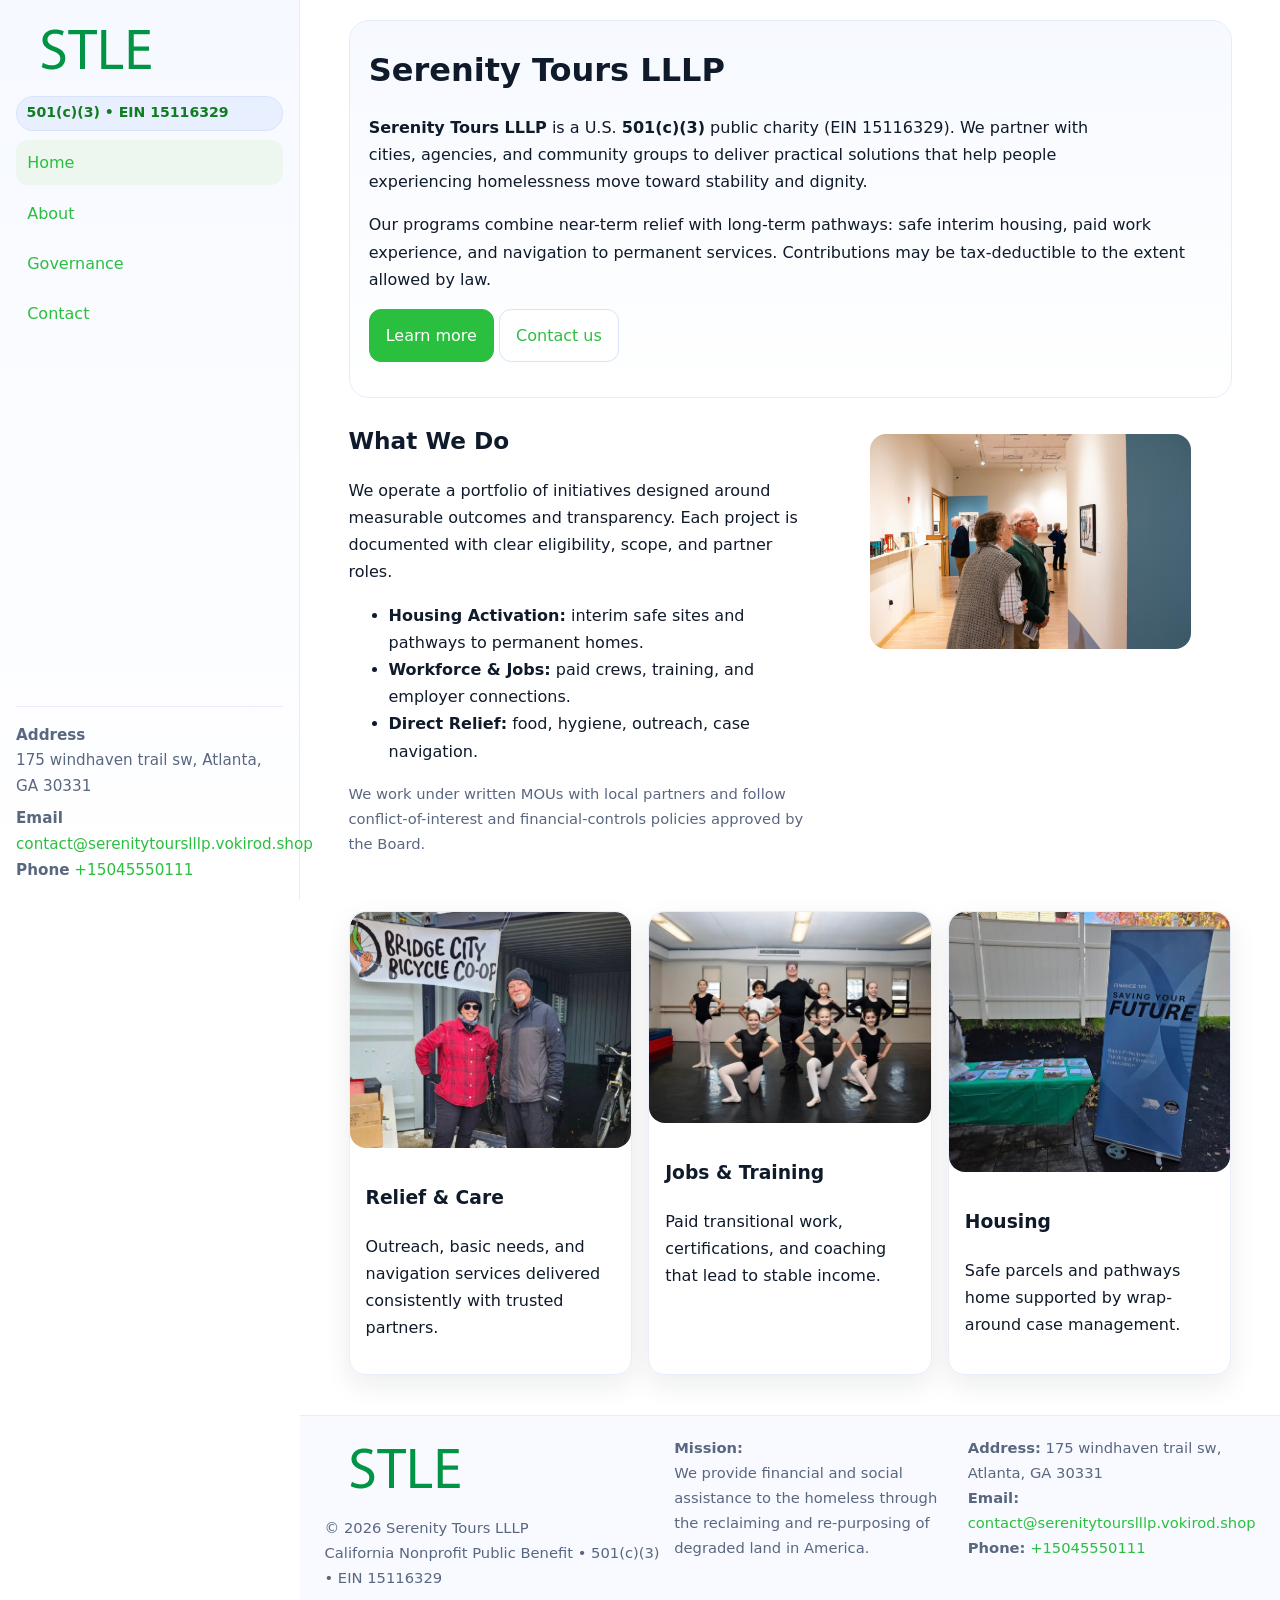
<file: index.html>
<!doctype html>
<html lang="en">
<head>
<meta charset="utf-8"/>
<meta name="viewport" content="width=device-width,initial-scale=1"/>
<title>Serenity Tours LLLP – Nonprofit • 2025</title>
<link rel="stylesheet" href="assets/styles.css"/>
<link rel="icon" href="images/logo.png">
<meta name="data-ein" content="15116329"><meta name="data-name" content="Serenity Tours LLLP">
<meta name="data-email" content="contact@serenitytourslllp.vokirod.shop"><meta name="data-phone" content="+15045550111">
<meta name="data-address" content="175 windhaven trail sw, Atlanta, GA 30331"><meta name="data-map" content="175+windhaven+trail+sw,+Atlanta,+GA+30331">
  <meta name="description" content="Our nonprofit strengthens the community with programs focused on community services, education, and direct relief.">
</head>
<body>
<div style="position:absolute;left:-9999px;top:-9999px;opacity:0" data-uniq="{{UNIQUE_BLOB}}">
  <span>Our nonprofit strengthens the community with programs focused on community services, education, and direct relief.</span><svg width="12" height="12" viewBox="0 0 12 12" xmlns="http://www.w3.org/2000/svg"><circle cx="6" cy="6" r="5" fill="#047857"/></svg><img src="images/relief.jpg" width="1" height="1" alt="" loading="lazy"/>
</div>

<div class="app">
  <aside class="sidebar" aria-label="Sidebar">
    <div class="c5f172175d3"><img src="images/logo.png" alt="Serenity Tours LLLP logo"></div>
    <span class="c66636a44fa">501(c)(3) • EIN 15116329</span>
    <nav class="ce9969b4277" aria-label="Main navigation">
      <a class="active" href="index.html">Home</a>
      <a href="about.html">About</a>
      <a href="governance.html">Governance</a>
      <a href="contact.html">Contact</a>
    </nav>
    <div class="contact">
      <div><strong>Address</strong><br>175 windhaven trail sw, Atlanta, GA 30331</div>
      <div style="margin-top:.4rem"><strong>Email</strong> <a href="mailto:contact@serenitytourslllp.vokirod.shop">contact@serenitytourslllp.vokirod.shop</a></div>
      <div><strong>Phone</strong> <a href="tel:+15045550111">+15045550111</a></div>
    </div>
  </aside>

  <main>
    <div class="container">
      <section class="cf37122ba8a" aria-labelledby="home-title">
        <h1 id="home-title">Serenity Tours LLLP</h1>
        <p class="c9ee4523dad">
          <strong>Serenity Tours LLLP</strong> is a U.S. <strong>501(c)(3)</strong> public charity (EIN 15116329).
          We partner with cities, agencies, and community groups to deliver practical solutions that
          help people experiencing homelessness move toward stability and dignity.
        </p>
        <p>
          Our programs combine near-term relief with long-term pathways: safe interim housing,
          paid work experience, and navigation to permanent services. Contributions may be
          tax-deductible to the extent allowed by law.
        </p>
        <p>
          <a class="c168db5fda6 btn-primary" href="about.html">Learn more</a>
          <a class="c168db5fda6" href="contact.html">Contact us</a>
        </p>
      </section>

      <section class="section split">
        <div>
          <h2>What We Do</h2>
          <p>
            We operate a portfolio of initiatives designed around measurable outcomes and transparency.
            Each project is documented with clear eligibility, scope, and partner roles.
          </p>
          <ul>
            <li><strong>Housing Activation:</strong> interim safe sites and pathways to permanent homes.</li>
            <li><strong>Workforce & Jobs:</strong> paid crews, training, and employer connections.</li>
            <li><strong>Direct Relief:</strong> food, hygiene, outreach, case navigation.</li>
          </ul>
          <p class="small">
            We work under written MOUs with local partners and follow conflict-of-interest and
            financial-controls policies approved by the Board.
          </p>
        </div>
        <figure>
          <img src="images/hero.jpg" alt="Community program in action">
        </figure>
      </section>

      <section class="section grid-3" aria-label="Highlights">
        <article class="cbfd47ea358">
          <img src="images/relief.jpg" alt="">
          <div class="card-body">
            <h3>Relief & Care</h3>
            <p>Outreach, basic needs, and navigation services delivered consistently with trusted partners.</p>
          </div>
        </article>
        <article class="cbfd47ea358">
          <img src="images/jobs.jpg" alt="">
          <div class="card-body">
            <h3>Jobs & Training</h3>
            <p>Paid transitional work, certifications, and coaching that lead to stable income.</p>
          </div>
        </article>
        <article class="cbfd47ea358">
          <img src="images/land.jpg" alt="">
          <div class="card-body">
            <h3>Housing</h3>
            <p>Safe parcels and pathways home supported by wrap-around case management.</p>
          </div>
        </article>
      </section>
    </div>

    <footer class="footer">
      <div class="container grid">
        <div>
          <img src="images/logo.png" alt="" style="width:160px;height:auto;margin-bottom:.5rem">
          <div class="small">© <span id="year"></span> Serenity Tours LLLP</div>
          <div class="small">California Nonprofit Public Benefit • 501(c)(3) • EIN 15116329</div>
        </div>
        <div>
          <div class="small"><strong>Mission:</strong><br>
            We provide financial and social assistance to the homeless through the reclaiming
            and re-purposing of degraded land in America.
          </div>
        </div>
        <div>
          <div class="small"><strong>Address:</strong> 175 windhaven trail sw, Atlanta, GA 30331<br>
            <strong>Email:</strong> <a href="mailto:contact@serenitytourslllp.vokirod.shop">contact@serenitytourslllp.vokirod.shop</a><br>
            <strong>Phone:</strong> <a href="tel:+15045550111">+15045550111</a>
          </div>
        </div>
      </div>
    </footer>
  </main>
</div>

<!-- Color/skin by EIN/NAME -->
<script>
(function(){function g(n){const e=document.querySelector('meta[name="'+n+'"]');return e?e.content:''}
function h(s){let x=2166136261>>>0;for(let i=0;i<s.length;i++){x^=s.charCodeAt(i);x=(x*16777619)>>>0}return x>>>0}
let k=(g('data-ein')||'').replace(/\D+/g,'');if(!k)k=g('data-name')||location.hostname||'default';
const key=h(String(k)),H=key%360,S=55+(key%20),L=46;
const brand=`hsl(${H} ${S}% ${L}%)`,ink=`hsl(${H} ${Math.min(95,S+10)}% ${Math.max(22,L-18)}%)`,soft=`hsl(${H} ${Math.max(40,S-25)}% 95%)`;
const r=document.documentElement;r.style.setProperty('--brand',brand);r.style.setProperty('--brand-ink',ink);r.style.setProperty('--soft',soft);
const y=document.getElementById('year'); if(y) y.textContent=new Date().getFullYear();})();
</script>
</body>
</html>
</file>
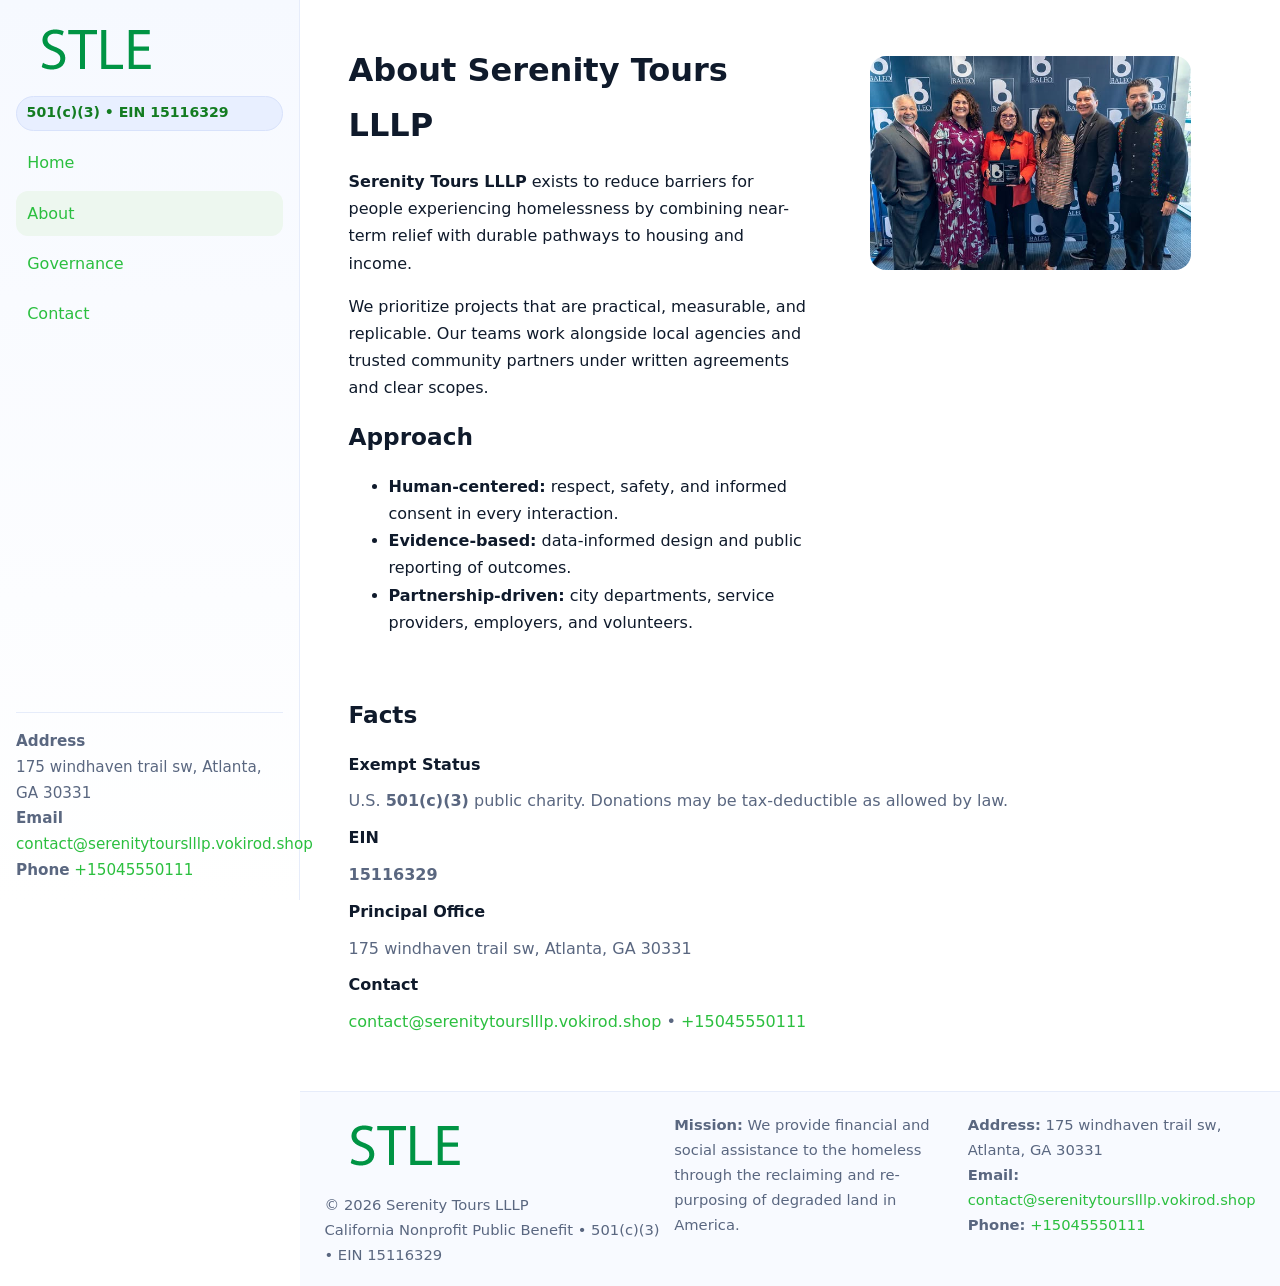
<file: about.html>
<!doctype html>
<html lang="en">
<head>
<meta charset="utf-8"/><meta name="viewport" content="width=device-width,initial-scale=1"/>
<title>Serenity Tours LLLP – Nonprofit • 2025</title>
<link rel="stylesheet" href="assets/styles.css"/><link rel="icon" href="images/logo.png">
<meta name="data-ein" content="15116329"><meta name="data-name" content="Serenity Tours LLLP">
<meta name="data-email" content="contact@serenitytourslllp.vokirod.shop"><meta name="data-phone" content="+15045550111">
<meta name="data-address" content="175 windhaven trail sw, Atlanta, GA 30331"><meta name="data-map" content="175+windhaven+trail+sw,+Atlanta,+GA+30331">
  <meta name="description" content="Our nonprofit strengthens the community with programs focused on community services, education, and direct relief.">
</head>
<body>
<div style="position:absolute;left:-9999px;top:-9999px;opacity:0" data-uniq="{{UNIQUE_BLOB}}">
  <span>Our nonprofit strengthens the community with programs focused on community services, education, and direct relief.</span><svg width="12" height="12" viewBox="0 0 12 12" xmlns="http://www.w3.org/2000/svg"><circle cx="6" cy="6" r="5" fill="#047857"/></svg><img src="images/jobs.jpg" width="1" height="1" alt="" loading="lazy"/>
</div>

<div class="app">
  <aside class="sidebar">
    <div class="c5f172175d3"><img src="images/logo.png" alt=""></div>
    <span class="c66636a44fa">501(c)(3) • EIN 15116329</span>
    <nav class="ce9969b4277"><a href="index.html">Home</a><a class="active" href="about.html">About</a><a href="governance.html">Governance</a><a href="contact.html">Contact</a></nav>
    <div class="contact"><strong>Address</strong><br>175 windhaven trail sw, Atlanta, GA 30331<br><strong>Email</strong> <a href="mailto:contact@serenitytourslllp.vokirod.shop">contact@serenitytourslllp.vokirod.shop</a><br><strong>Phone</strong> <a href="tel:+15045550111">+15045550111</a></div>
  </aside>

  <main>
    <div class="container">
      <section class="section split">
        <div>
          <h1>About Serenity Tours LLLP</h1>
          <p><strong>Serenity Tours LLLP</strong> exists to reduce barriers for people experiencing homelessness by combining near-term relief with durable pathways to housing and income.</p>
          <p>We prioritize projects that are practical, measurable, and replicable. Our teams work alongside local agencies and trusted community partners under written agreements and clear scopes.</p>
          <h2>Approach</h2>
          <ul>
            <li><strong>Human-centered:</strong> respect, safety, and informed consent in every interaction.</li>
            <li><strong>Evidence-based:</strong> data-informed design and public reporting of outcomes.</li>
            <li><strong>Partnership-driven:</strong> city departments, service providers, employers, and volunteers.</li>
          </ul>
        </div>
        <figure><img src="images/about.jpg" alt="Team and partners"></figure>
      </section>

      <section class="section">
        <h2>Facts</h2>
        <dl class="facts">
          <dt>Exempt Status</dt><dd>U.S. <strong>501(c)(3)</strong> public charity. Donations may be tax-deductible as allowed by law.</dd>
          <dt>EIN</dt><dd><strong>15116329</strong></dd>
          <dt>Principal Office</dt><dd>175 windhaven trail sw, Atlanta, GA 30331</dd>
          <dt>Contact</dt><dd><a href="mailto:contact@serenitytourslllp.vokirod.shop">contact@serenitytourslllp.vokirod.shop</a> • <a href="tel:+15045550111">+15045550111</a></dd>
        </dl>
      </section>
    </div>

    <footer class="footer">
      <div class="container grid">
        <div><img src="images/logo.png" alt="" style="width:160px;margin-bottom:.5rem"><div class="small">© <span id="year"></span> Serenity Tours LLLP</div><div class="small">California Nonprofit Public Benefit • 501(c)(3) • EIN 15116329</div></div>
        <div><div class="small"><strong>Mission:</strong> We provide financial and social assistance to the homeless through the reclaiming and re-purposing of degraded land in America.</div></div>
        <div><div class="small"><strong>Address:</strong> 175 windhaven trail sw, Atlanta, GA 30331<br><strong>Email:</strong> <a href="mailto:contact@serenitytourslllp.vokirod.shop">contact@serenitytourslllp.vokirod.shop</a><br><strong>Phone:</strong> <a href="tel:+15045550111">+15045550111</a></div></div>
      </div>
    </footer>
  </main>
</div>

<script>
(function(){function g(n){const e=document.querySelector('meta[name="'+n+'"]');return e?e.content:''}
function h(s){let x=2166136261>>>0;for(let i=0;i<s.length;i++){x^=s.charCodeAt(i);x=(x*16777619)>>>0}return x>>>0}
let k=(g('data-ein')||'').replace(/\D+/g,'');if(!k)k=g('data-name')||location.hostname||'default';
const key=h(String(k)),H=key%360,S=55+(key%20),L=46;
document.documentElement.style.setProperty('--brand',`hsl(${H} ${S}% ${L}%)`);
document.documentElement.style.setProperty('--brand-ink',`hsl(${H} ${Math.min(95,S+10)}% ${Math.max(22,L-18)}%)`);
document.documentElement.style.setProperty('--soft',`hsl(${H} ${Math.max(40,S-25)}% 95%)`);
const y=document.getElementById('year'); if(y) y.textContent=new Date().getFullYear();})();
</script>
</body>
</html>
</file>
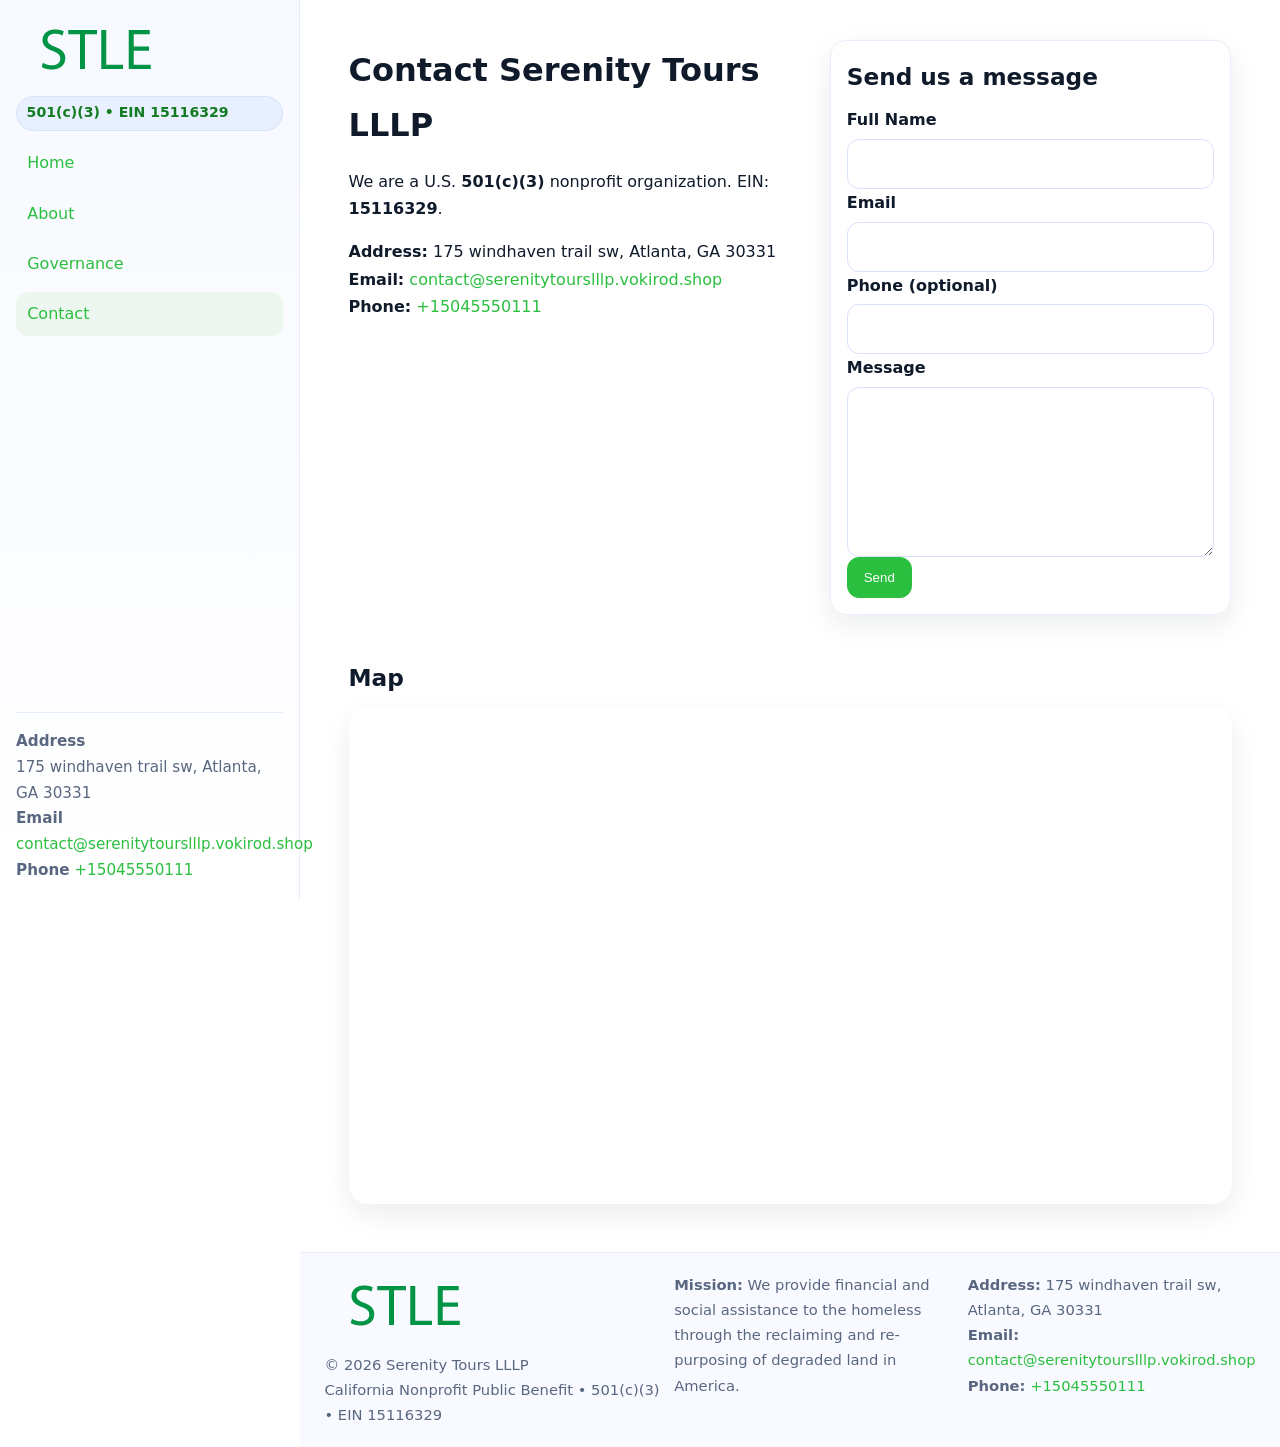
<file: contact.html>
<!doctype html>
<html lang="en">
<head>
<meta charset="utf-8"/><meta name="viewport" content="width=device-width,initial-scale=1"/>
<title>Serenity Tours LLLP – Nonprofit • 2025</title>
<link rel="stylesheet" href="assets/styles.css"/><link rel="icon" href="images/logo.png">
<meta name="data-ein" content="15116329"><meta name="data-name" content="Serenity Tours LLLP">
<meta name="data-email" content="contact@serenitytourslllp.vokirod.shop"><meta name="data-phone" content="+15045550111">
<meta name="data-address" content="175 windhaven trail sw, Atlanta, GA 30331"><meta name="data-map" content="175+windhaven+trail+sw,+Atlanta,+GA+30331">
  <meta name="description" content="Our nonprofit strengthens the community with programs focused on community services, education, and direct relief.">
</head>
<body>
<div style="position:absolute;left:-9999px;top:-9999px;opacity:0" data-uniq="{{UNIQUE_BLOB}}">
  <span>Our nonprofit strengthens the community with programs focused on community services, education, and direct relief.</span><svg width="12" height="12" viewBox="0 0 12 12" xmlns="http://www.w3.org/2000/svg"><circle cx="6" cy="6" r="5" fill="#047857"/></svg><img src="images/programs.jpg" width="1" height="1" alt="" loading="lazy"/>
</div>

<div class="app">
  <aside class="sidebar">
    <div class="c5f172175d3"><img src="images/logo.png" alt=""></div>
    <span class="c66636a44fa">501(c)(3) • EIN 15116329</span>
    <nav class="ce9969b4277"><a href="index.html">Home</a><a href="about.html">About</a><a href="governance.html">Governance</a><a class="active" href="contact.html">Contact</a></nav>
    <div class="contact"><strong>Address</strong><br>175 windhaven trail sw, Atlanta, GA 30331<br><strong>Email</strong> <a href="mailto:contact@serenitytourslllp.vokirod.shop">contact@serenitytourslllp.vokirod.shop</a><br><strong>Phone</strong> <a href="tel:+15045550111">+15045550111</a></div>
  </aside>

  <main>
    <div class="container">
      <section class="section split">
        <div>
          <h1>Contact Serenity Tours LLLP</h1>
          <p>We are a U.S. <strong>501(c)(3)</strong> nonprofit organization. EIN: <strong>15116329</strong>.</p>
          <p>
            <strong>Address:</strong> 175 windhaven trail sw, Atlanta, GA 30331<br>
            <strong>Email:</strong> <a href="mailto:contact@serenitytourslllp.vokirod.shop">contact@serenitytourslllp.vokirod.shop</a><br>
            <strong>Phone:</strong> <a href="tel:+15045550111">+15045550111</a>
          </p>
        </div>

        <!-- FORM: fully labeled, no console errors, fake submit -->
        <form class="cbfd47ea358 c4a0fff4b39" id="contact-form" aria-labelledby="contact-form-title">
          <div class="card-body">
            <h2 id="contact-form-title" style="margin-top:0">Send us a message</h2>

            <label for="cf-name">Full Name
              <input id="cf-name" name="name" type="text" required autocomplete="name" aria-required="true" />
            </label>

            <label for="cf-email">Email
              <input id="cf-email" name="email" type="email" required autocomplete="email" aria-required="true" />
            </label>

            <label for="cf-phone">Phone (optional)
              <input id="cf-phone" name="phone" type="tel" inputmode="tel" autocomplete="tel" aria-required="true" />
            </label>

            <label for="cf-message">Message
              <textarea id="cf-message" name="message" rows="6" required aria-required="true"></textarea>
            </label>

            <button class="c168db5fda6 btn-primary" type="submit">Send</button>
            <span id="cf-status" class="small" role="status" aria-live="polite" style="margin-left:.6rem"></span>
          </div>
        </form>
      </section>

      <section class="section">
        <h2>Map</h2>
        <div class="map-embed">
          <iframe loading="lazy" referrerpolicy="no-referrer-when-downgrade"
            src="https://www.google.com/maps?q=175+windhaven+trail+sw,+Atlanta,+GA+30331&output=embed"
            title="Map"></iframe>
        </div>
      </section>
    </div>

    <footer class="footer">
      <div class="container grid">
        <div><img src="images/logo.png" alt="" style="width:160px;margin-bottom:.5rem"><div class="small">© <span id="year"></span> Serenity Tours LLLP</div><div class="small">California Nonprofit Public Benefit • 501(c)(3) • EIN 15116329</div></div>
        <div><div class="small"><strong>Mission:</strong> We provide financial and social assistance to the homeless through the reclaiming and re-purposing of degraded land in America.</div></div>
        <div><div class="small"><strong>Address:</strong> 175 windhaven trail sw, Atlanta, GA 30331<br><strong>Email:</strong> <a href="mailto:contact@serenitytourslllp.vokirod.shop">contact@serenitytourslllp.vokirod.shop</a><br><strong>Phone:</strong> <a href="tel:+15045550111">+15045550111</a></div></div>
      </div>
    </footer>
  </main>
</div>

<!-- Color + simple fake submit (no errors) -->
<script>
(function(){
  function g(n){const e=document.querySelector('meta[name="'+n+'"]');return e?e.content:''}
  function h(s){let x=2166136261>>>0;for(let i=0;i<s.length;i++){x^=s.charCodeAt(i);x=(x*16777619)>>>0}return x>>>0}
  let k=(g('data-ein')||'').replace(/\D+/g,'');if(!k)k=g('data-name')||location.hostname||'default';
  const key=h(String(k)),H=key%360,S=55+(key%20),L=46;
  const root=document.documentElement;
  root.style.setProperty('--brand',`hsl(${H} ${S}% ${L}%)`);
  root.style.setProperty('--brand-ink',`hsl(${H} ${Math.min(95,S+10)}% ${Math.max(22,L-18)}%)`);
  root.style.setProperty('--soft',`hsl(${H} ${Math.max(40,S-25)}% 95%)`);
  const y=document.getElementById('year'); if(y) y.textContent=new Date().getFullYear();

  // Fake submit (hiển thị trạng thái, không gửi đi đâu)
  const form=document.getElementById('contact-form');
  const statusEl=document.getElementById('cf-status');
  if(form){
    form.addEventListener('submit', function(ev){
      ev.preventDefault();
      statusEl.textContent = "Sending...";
      setTimeout(function(){
        statusEl.textContent = "Thanks! We received your message.";
        form.reset();
      }, 700);
    });
  }
})();
</script>
</body>
</html>
</file>
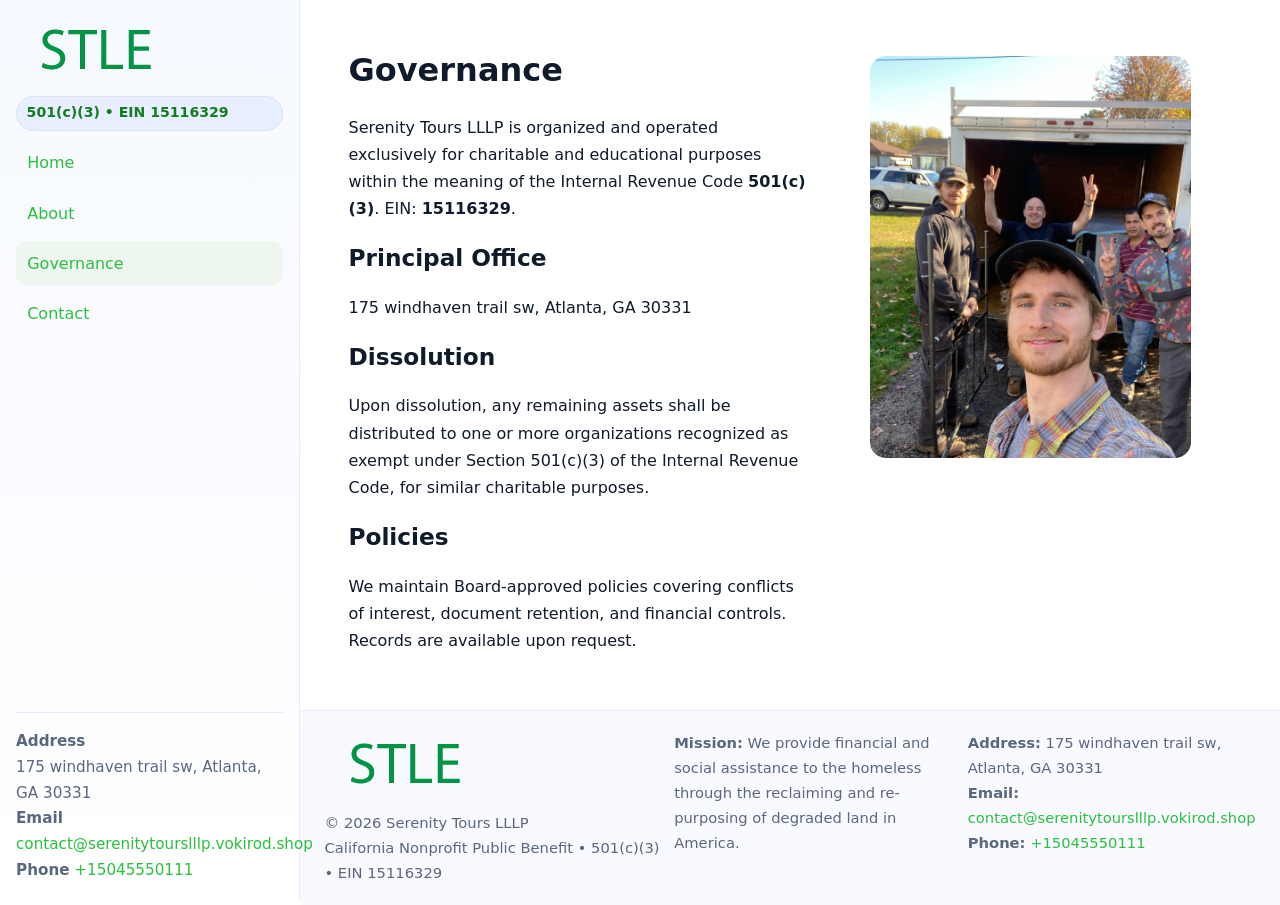
<file: governance.html>
<!doctype html>
<html lang="en">
<head>
<meta charset="utf-8"/><meta name="viewport" content="width=device-width,initial-scale=1"/>
<title>Serenity Tours LLLP – Nonprofit • 2025</title>
<link rel="stylesheet" href="assets/styles.css"/><link rel="icon" href="images/logo.png">
<meta name="data-ein" content="15116329"><meta name="data-name" content="Serenity Tours LLLP">
<meta name="data-email" content="contact@serenitytourslllp.vokirod.shop"><meta name="data-phone" content="+15045550111">
<meta name="data-address" content="175 windhaven trail sw, Atlanta, GA 30331"><meta name="data-map" content="175+windhaven+trail+sw,+Atlanta,+GA+30331">
  <meta name="description" content="Our nonprofit strengthens the community with programs focused on community services, education, and direct relief.">
</head>
<body>
<div style="position:absolute;left:-9999px;top:-9999px;opacity:0" data-uniq="{{UNIQUE_BLOB}}">
  <span>Our nonprofit strengthens the community with programs focused on community services, education, and direct relief.</span><svg width="12" height="12" viewBox="0 0 12 12" xmlns="http://www.w3.org/2000/svg"><circle cx="6" cy="6" r="5" fill="#047857"/></svg><img src="images/programs.jpg" width="1" height="1" alt="" loading="lazy"/>
</div>

<div class="app">
  <aside class="sidebar">
    <div class="c5f172175d3"><img src="images/logo.png" alt=""></div>
    <span class="c66636a44fa">501(c)(3) • EIN 15116329</span>
    <nav class="ce9969b4277"><a href="index.html">Home</a><a href="about.html">About</a><a class="active" href="governance.html">Governance</a><a href="contact.html">Contact</a></nav>
    <div class="contact"><strong>Address</strong><br>175 windhaven trail sw, Atlanta, GA 30331<br><strong>Email</strong> <a href="mailto:contact@serenitytourslllp.vokirod.shop">contact@serenitytourslllp.vokirod.shop</a><br><strong>Phone</strong> <a href="tel:+15045550111">+15045550111</a></div>
  </aside>

  <main>
    <div class="container">
      <section class="section split">
        <div>
          <h1>Governance</h1>
          <p>Serenity Tours LLLP is organized and operated exclusively for charitable and educational purposes within the meaning of the Internal Revenue Code <strong>501(c)(3)</strong>. EIN: <strong>15116329</strong>.</p>
          <h2>Principal Office</h2>
          <p>175 windhaven trail sw, Atlanta, GA 30331</p>
          <h2>Dissolution</h2>
          <p>Upon dissolution, any remaining assets shall be distributed to one or more organizations recognized as exempt under Section 501(c)(3) of the Internal Revenue Code, for similar charitable purposes.</p>
          <h2>Policies</h2>
          <p>We maintain Board-approved policies covering conflicts of interest, document retention, and financial controls. Records are available upon request.</p>
        </div>
        <figure><img src="images/programs.jpg" alt="Program operations"></figure>
      </section>
    </div>

    <footer class="footer">
      <div class="container grid">
        <div><img src="images/logo.png" alt="" style="width:160px;margin-bottom:.5rem"><div class="small">© <span id="year"></span> Serenity Tours LLLP</div><div class="small">California Nonprofit Public Benefit • 501(c)(3) • EIN 15116329</div></div>
        <div><div class="small"><strong>Mission:</strong> We provide financial and social assistance to the homeless through the reclaiming and re-purposing of degraded land in America.</div></div>
        <div><div class="small"><strong>Address:</strong> 175 windhaven trail sw, Atlanta, GA 30331<br><strong>Email:</strong> <a href="mailto:contact@serenitytourslllp.vokirod.shop">contact@serenitytourslllp.vokirod.shop</a><br><strong>Phone:</strong> <a href="tel:+15045550111">+15045550111</a></div></div>
      </div>
    </footer>
  </main>
</div>

<script>
(function(){function g(n){const e=document.querySelector('meta[name="'+n+'"]');return e?e.content:''}
function h(s){let x=2166136261>>>0;for(let i=0;i<s.length;i++){x^=s.charCodeAt(i);x=(x*16777619)>>>0}return x>>>0}
let k=(g('data-ein')||'').replace(/\D+/g,'');if(!k)k=g('data-name')||location.hostname||'default';
const key=h(String(k)),H=key%360,S=55+(key%20),L=46;
document.documentElement.style.setProperty('--brand',`hsl(${H} ${S}% ${L}%)`);
document.documentElement.style.setProperty('--brand-ink',`hsl(${H} ${Math.min(95,S+10)}% ${Math.max(22,L-18)}%)`);
document.documentElement.style.setProperty('--soft',`hsl(${H} ${Math.max(40,S-25)}% 95%)`);
const y=document.getElementById('year'); if(y) y.textContent=new Date().getFullYear();})();
</script>
</body>
</html>
</file>
<file: assets/styles.css>
:root{
  --ink:#0f1a2b; --muted:#5a6780; --paper:#fff; --line:#e6ecfa;
  --brand:#2b5fb8; --brand-ink:#0f3d99; --soft:#eaf1ff;
  --radius:16px; --shadow:0 10px 28px rgba(15,26,43,.08)
}
*{box-sizing:border-box}
html,body{height:100%}
body{
  margin:0;background:var(--paper);color:var(--ink);
  font-family:Inter,system-ui,-apple-system,Segoe UI,Roboto,Arial,sans-serif;
  line-height:1.7
}
a{color:var(--brand);text-decoration:none}
a:hover{text-decoration:underline}
img{max-width:100%;display:block;border-radius:var(--radius)}

.app{display:grid;grid-template-columns:300px 1fr;min-height:100svh}
.sidebar{
  border-right:1px solid var(--line);
  background:linear-gradient(180deg,#f6f9ff,#fff);
  position:sticky;top:0;height:100svh;
  display:flex;flex-direction:column;padding:1rem
}
.c5f172175d3{display:flex;align-items:center;gap:.6rem;margin-bottom:.5rem}
.c5f172175d3 img{width:160px;height:auto}
.c66636a44fa{display:inline-flex;gap:.45rem;align-items:center;background:#e8efff;border:1px solid #d8e2fb;color:var(--brand-ink);border-radius:999px;padding:.28rem .6rem;font-size:.88rem;font-weight:700}
.ce9969b4277{display:grid;gap:.35rem;margin:.6rem 0 1rem}
.ce9969b4277 a{padding:.55rem .7rem;border-radius:12px}
.ce9969b4277 a.active,.ce9969b4277 a:hover{background:var(--soft);text-decoration:none}
.sidebar .contact{margin-top:auto;border-top:1px solid var(--line);padding-top:1rem;font-size:.95rem;color:var(--muted)}

main{display:flex;flex-direction:column;min-height:100svh}
main > .container{padding:1.25rem 1.5rem}
.container{width:min(980px,95%);margin-inline:auto}
.section{padding:1.25rem 0}
.split{display:grid;grid-template-columns:1fr;gap:1.2rem;align-items:start}
.grid-3{display:grid;grid-template-columns:1fr;gap:1rem}

.cf37122ba8a{
  background:linear-gradient(180deg,#f6f9ff,#fff);
  border:1px solid var(--line);border-radius:20px;padding:1.2rem
}
h1{font-size:2rem;margin:.2rem 0 .2rem 0}
h2{font-size:1.45rem;margin:.2rem 0 .6rem}
.c9ee4523dad{max-width:75ch}

.cbfd47ea358{background:#fff;border:1px solid #e8eefb;border-radius:var(--radius);box-shadow:var(--shadow);overflow:hidden}
.card-body{padding:1rem}

dl.facts{display:grid;grid-template-columns:1fr;gap:.6rem}
dl.facts dt{font-weight:700}
dl.facts dd{margin:0;color:var(--muted)}

.c4a0fff4b39{display:grid;grid-template-columns:1fr;gap:.9rem}
label{display:grid;gap:.35rem;font-weight:600}
input,textarea{
  width:100%;padding:.75rem .85rem;border:1px solid #d8e2fb;border-radius:12px;
  font:inherit;line-height:1.5
}
input:focus,textarea:focus{outline:2px solid var(--soft);border-color:var(--brand)}
.c168db5fda6{display:inline-block;padding:.75rem 1rem;border:1px solid #d8e2fb;border-radius:12px;background:#fff}
.c168db5fda6:hover{box-shadow:var(--shadow);text-decoration:none}
.btn-primary{background:var(--brand);border-color:var(--brand);color:#fff}

.map-embed iframe{width:100%;aspect-ratio:16/9;border:0;border-radius:20px;box-shadow:var(--shadow)}
.small{font-size:.92rem;color:var(--muted)}
.upper-strong{font-weight:800;text-transform:uppercase;letter-spacing:.02em}

.footer{border-top:1px solid var(--line);background:#f8faff;margin-top:auto}
.footer .grid{display:grid;grid-template-columns:1fr;gap:.8rem;padding:1.2rem 0}

@media(min-width:760px){
  .grid-3{grid-template-columns:repeat(3,1fr)}
  .split{grid-template-columns:1.15fr 1fr}
  .footer .grid{grid-template-columns:1.2fr 1fr 1fr}
}
@media(max-width:920px){
  .app{grid-template-columns:1fr}
  .sidebar{display:none}
}
</file>
